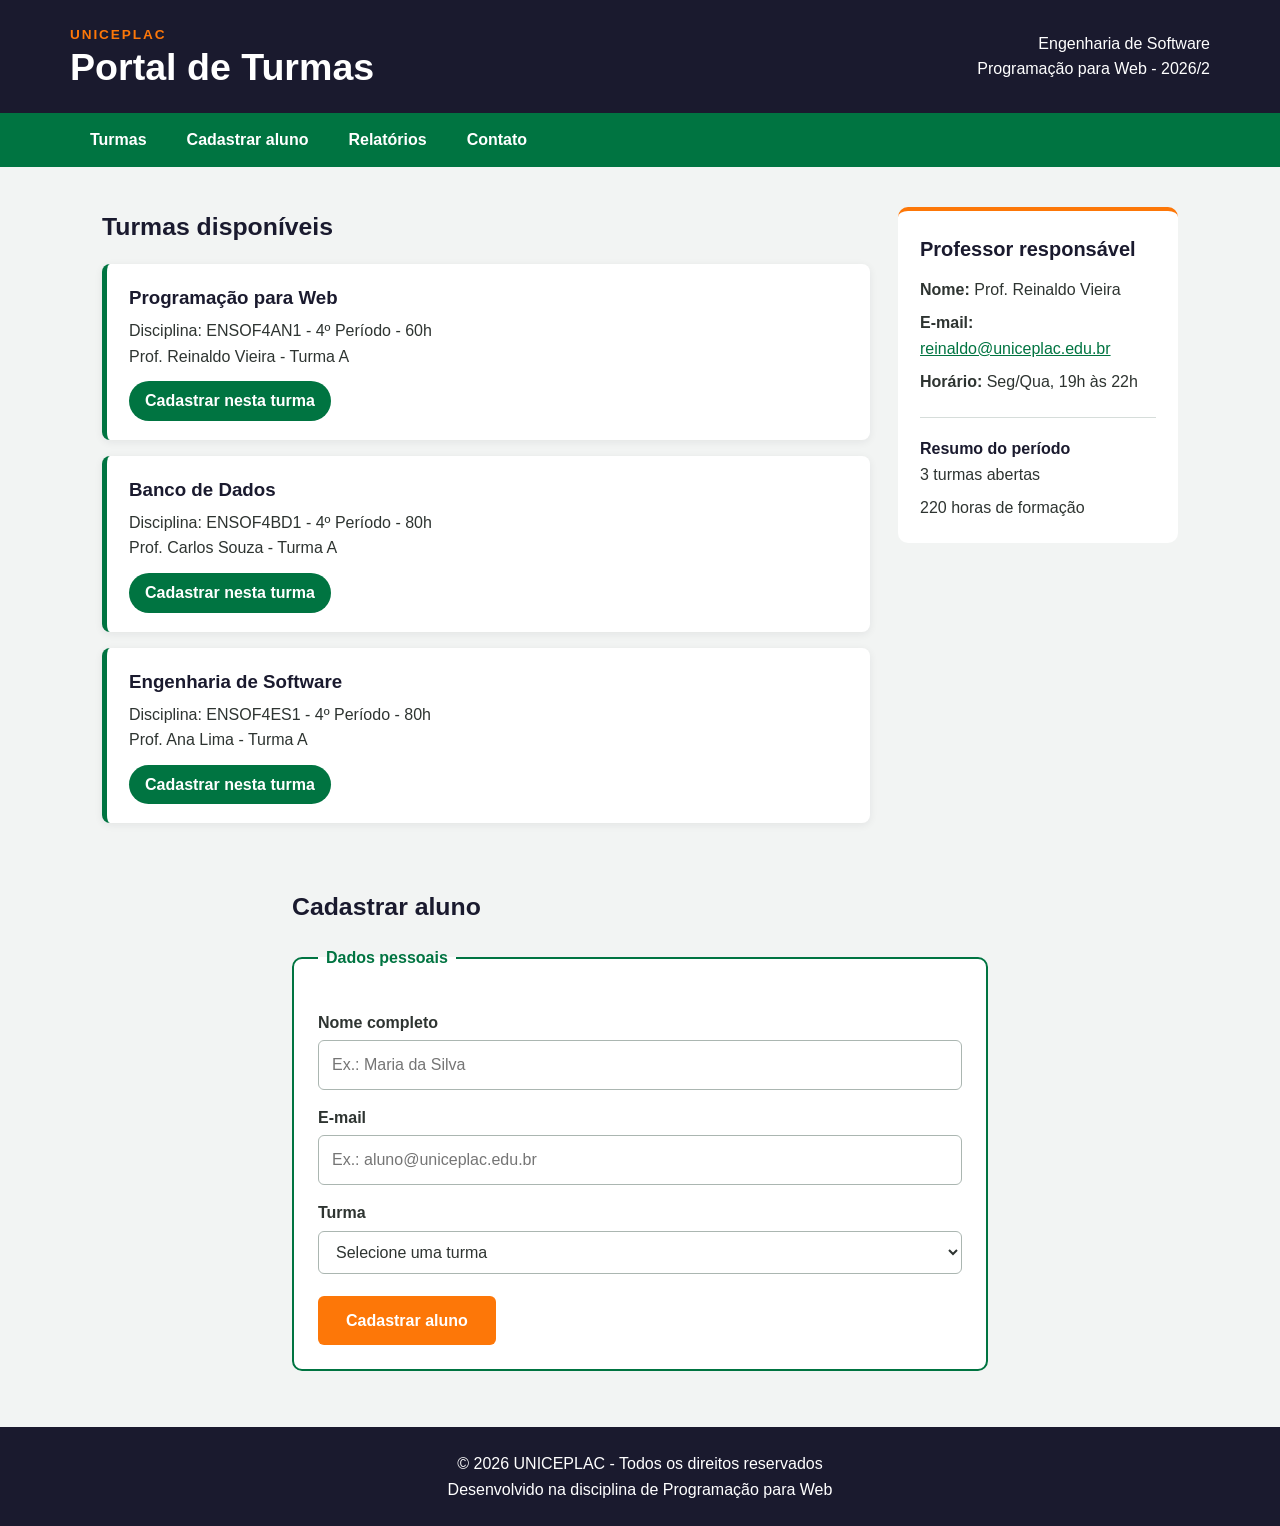
<file: portal-turmas/index.html>
<!DOCTYPE html>
<html lang="pt-BR">
<head>
    <meta charset="UTF-8">
    <meta name="viewport" content="width=device-width, initial-scale=1.0">
    <meta name="description" content="Portal acadêmico de turmas do 4º período de Engenharia de Software da UNICEPLAC.">
    <title>Portal de Turmas - UNICEPLAC</title>
    <link rel="stylesheet" href="estilo.css">
</head>
<body>
    <header>
        <div>
            <p class="instituicao">UNICEPLAC</p>
            <h1>Portal de Turmas</h1>
        </div>
        <p>Engenharia de Software<br>Programação para Web - 2026/2</p>
    </header>

    <nav aria-label="Navegação principal">
        <ul>
            <li><a href="#turmas">Turmas</a></li>
            <li><a href="#cadastrar">Cadastrar aluno</a></li>
            <li><a href="#relatorio">Relatórios</a></li>
            <li><a href="#contato">Contato</a></li>
        </ul>
    </nav>

    <main>
        <section id="turmas" aria-labelledby="titulo-turmas">
            <h2 id="titulo-turmas">Turmas disponíveis</h2>

            <article>
                <h3>Programação para Web</h3>
                <p>Disciplina: ENSOF4AN1 - 4º Período - 60h</p>
                <p>Prof. Reinaldo Vieira - Turma A</p>
                <a href="#cadastrar">Cadastrar nesta turma</a>
            </article>

            <article>
                <h3>Banco de Dados</h3>
                <p>Disciplina: ENSOF4BD1 - 4º Período - 80h</p>
                <p>Prof. Carlos Souza - Turma A</p>
                <a href="#cadastrar">Cadastrar nesta turma</a>
            </article>

            <article>
                <h3>Engenharia de Software</h3>
                <p>Disciplina: ENSOF4ES1 - 4º Período - 80h</p>
                <p>Prof. Ana Lima - Turma A</p>
                <a href="#cadastrar">Cadastrar nesta turma</a>
            </article>
        </section>

        <aside aria-labelledby="titulo-professor">
            <h2 id="titulo-professor">Professor responsável</h2>
            <p><strong>Nome:</strong> Prof. Reinaldo Vieira</p>
            <p><strong>E-mail:</strong> <a href="mailto:reinaldo@uniceplac.edu.br">reinaldo@uniceplac.edu.br</a></p>
            <p><strong>Horário:</strong> Seg/Qua, 19h às 22h</p>

            <section id="relatorio" aria-labelledby="titulo-relatorio">
                <h3 id="titulo-relatorio">Resumo do período</h3>
                <p>3 turmas abertas</p>
                <p>220 horas de formação</p>
            </section>
        </aside>
    </main>

    <section id="cadastrar" class="secao-formulario" aria-labelledby="titulo-cadastro">
        <h2 id="titulo-cadastro">Cadastrar aluno</h2>
        <form action="processar.jsp" method="post">
            <fieldset>
                <legend>Dados pessoais</legend>

                <label for="nome">Nome completo</label>
                <input type="text" id="nome" name="nome" placeholder="Ex.: Maria da Silva" autocomplete="name" required>

                <label for="email">E-mail</label>
                <input type="email" id="email" name="email" placeholder="Ex.: aluno@uniceplac.edu.br" autocomplete="email" required>

                <label for="turma">Turma</label>
                <select id="turma" name="turma" required>
                    <option value="">Selecione uma turma</option>
                    <option value="web">Programação para Web</option>
                    <option value="bd">Banco de Dados</option>
                    <option value="es">Engenharia de Software</option>
                </select>

                <button type="submit">Cadastrar aluno</button>
            </fieldset>
        </form>
    </section>

    <footer id="contato">
        <p>&copy; 2026 UNICEPLAC - Todos os direitos reservados</p>
        <p>Desenvolvido na disciplina de Programação para Web</p>
    </footer>
</body>
</html>
</file>
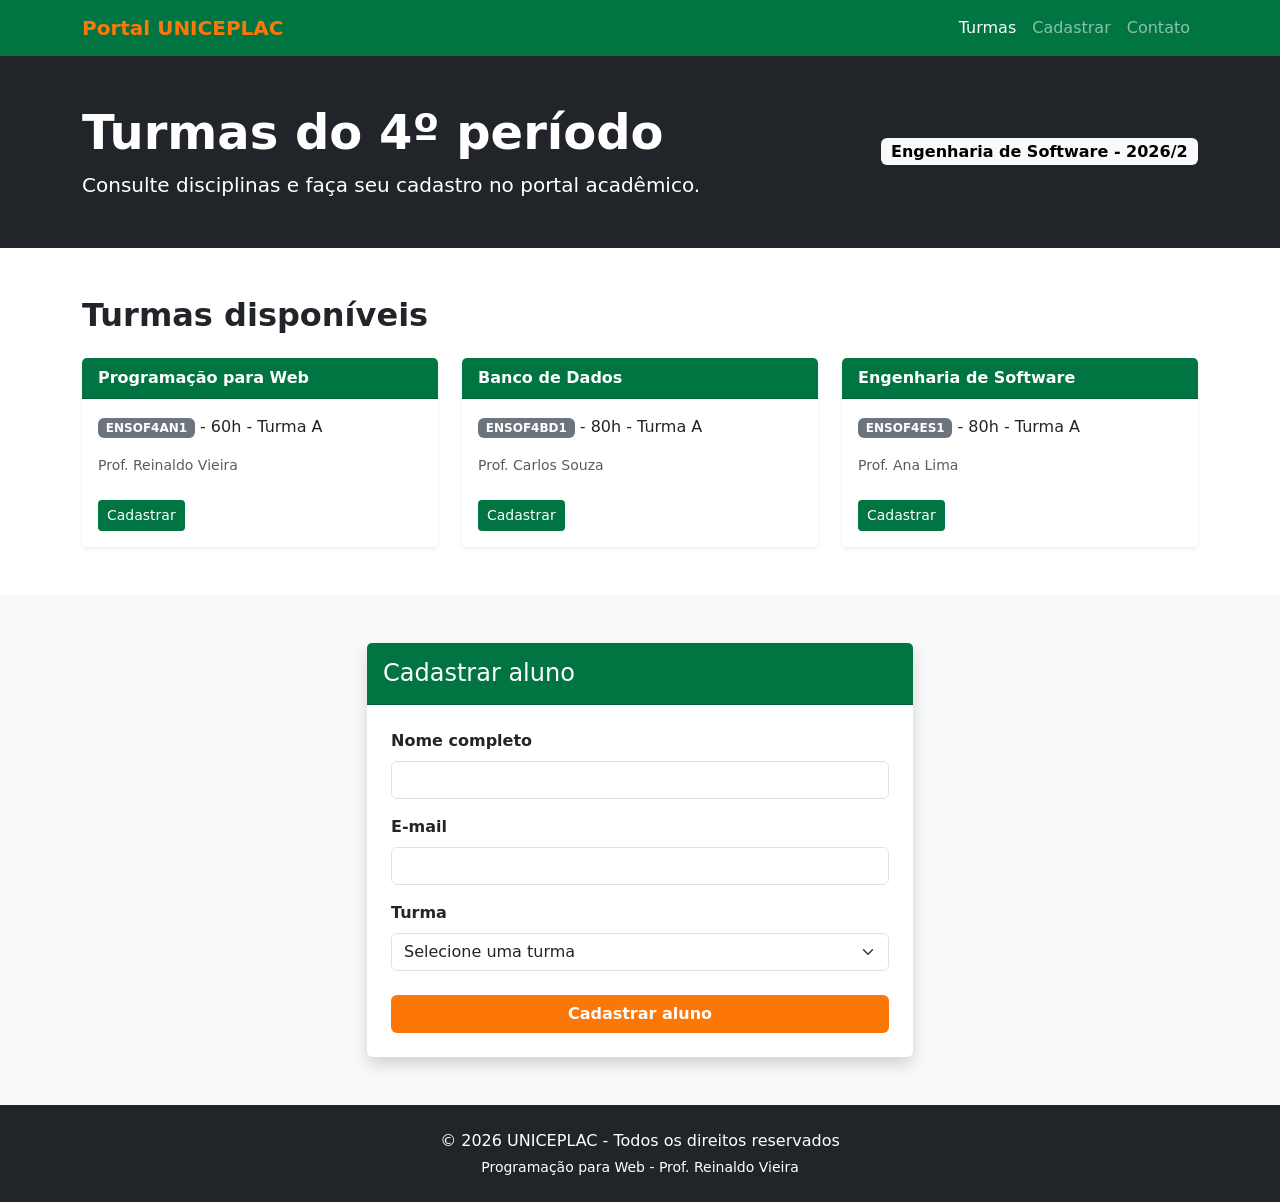
<file: portal-turmas/portal-bootstrap.html>
<!DOCTYPE html>
<html lang="pt-BR">
<head>
    <meta charset="UTF-8">
    <meta name="viewport" content="width=device-width, initial-scale=1.0">
    <meta name="description" content="Versão responsiva em Bootstrap 5 do Portal de Turmas da UNICEPLAC.">
    <title>Portal de Turmas - Bootstrap</title>
    <link href="https://cdn.jsdelivr.net/npm/bootstrap@5.3.3/dist/css/bootstrap.min.css" rel="stylesheet">
    <style>
        .bg-uniceplac { background-color: #007441 !important; }
        .text-laranja { color: #FD7708 !important; }
        .btn-laranja { background-color: #FD7708; color: #fff; }
        .btn-laranja:hover, .btn-laranja:focus { background-color: #D95F00; color: #fff; }
    </style>
</head>
<body>
    <nav class="navbar navbar-expand-lg bg-uniceplac" data-bs-theme="dark" aria-label="Navegação principal">
        <div class="container">
            <a class="navbar-brand fw-bold text-laranja" href="#">Portal UNICEPLAC</a>
            <button class="navbar-toggler" type="button" data-bs-toggle="collapse" data-bs-target="#navMenu"
                    aria-controls="navMenu" aria-expanded="false" aria-label="Abrir menu de navegação">
                <span class="navbar-toggler-icon"></span>
            </button>
            <div class="collapse navbar-collapse" id="navMenu">
                <ul class="navbar-nav ms-auto">
                    <li class="nav-item"><a class="nav-link active" aria-current="page" href="#turmas">Turmas</a></li>
                    <li class="nav-item"><a class="nav-link" href="#cadastrar">Cadastrar</a></li>
                    <li class="nav-item"><a class="nav-link" href="#contato">Contato</a></li>
                </ul>
            </div>
        </div>
    </nav>

    <header class="bg-dark text-white py-5">
        <div class="container">
            <div class="row align-items-center gy-3">
                <div class="col-lg-8">
                    <h1 class="display-5 fw-bold mb-2">Turmas do 4º período</h1>
                    <p class="lead mb-0">Consulte disciplinas e faça seu cadastro no portal acadêmico.</p>
                </div>
                <div class="col-lg-4 text-lg-end">
                    <span class="badge text-bg-light fs-6">Engenharia de Software - 2026/2</span>
                </div>
            </div>
        </div>
    </header>

    <main>
        <section id="turmas" class="py-5" aria-labelledby="titulo-turmas-bootstrap">
            <div class="container">
                <h2 id="titulo-turmas-bootstrap" class="mb-4 fw-bold">Turmas disponíveis</h2>
                <div class="row g-4">
                    <div class="col-md-4">
                        <article class="card h-100 border-0 shadow-sm">
                            <div class="card-header bg-uniceplac text-white fw-bold">Programação para Web</div>
                            <div class="card-body">
                                <p class="card-text"><span class="badge text-bg-secondary">ENSOF4AN1</span> - 60h - Turma A</p>
                                <p class="text-muted small mb-0">Prof. Reinaldo Vieira</p>
                            </div>
                            <div class="card-footer bg-white border-0 pb-3">
                                <a href="#cadastrar" class="btn btn-sm bg-uniceplac text-white">Cadastrar</a>
                            </div>
                        </article>
                    </div>

                    <div class="col-md-4">
                        <article class="card h-100 border-0 shadow-sm">
                            <div class="card-header bg-uniceplac text-white fw-bold">Banco de Dados</div>
                            <div class="card-body">
                                <p class="card-text"><span class="badge text-bg-secondary">ENSOF4BD1</span> - 80h - Turma A</p>
                                <p class="text-muted small mb-0">Prof. Carlos Souza</p>
                            </div>
                            <div class="card-footer bg-white border-0 pb-3">
                                <a href="#cadastrar" class="btn btn-sm bg-uniceplac text-white">Cadastrar</a>
                            </div>
                        </article>
                    </div>

                    <div class="col-md-4">
                        <article class="card h-100 border-0 shadow-sm">
                            <div class="card-header bg-uniceplac text-white fw-bold">Engenharia de Software</div>
                            <div class="card-body">
                                <p class="card-text"><span class="badge text-bg-secondary">ENSOF4ES1</span> - 80h - Turma A</p>
                                <p class="text-muted small mb-0">Prof. Ana Lima</p>
                            </div>
                            <div class="card-footer bg-white border-0 pb-3">
                                <a href="#cadastrar" class="btn btn-sm bg-uniceplac text-white">Cadastrar</a>
                            </div>
                        </article>
                    </div>
                </div>
            </div>
        </section>

        <section id="cadastrar" class="py-5 bg-light" aria-labelledby="titulo-cadastro-bootstrap">
            <div class="container">
                <div class="row justify-content-center">
                    <div class="col-lg-6">
                        <div class="card shadow border-0">
                            <div class="card-header bg-uniceplac text-white py-3">
                                <h2 id="titulo-cadastro-bootstrap" class="h4 mb-0">Cadastrar aluno</h2>
                            </div>
                            <div class="card-body p-4">
                                <form action="processar.jsp" method="post" class="needs-validation" novalidate>
                                    <div class="mb-3">
                                        <label class="form-label fw-semibold" for="nome">Nome completo</label>
                                        <input type="text" class="form-control" id="nome" name="nome" autocomplete="name" required>
                                        <div class="invalid-feedback">Informe o nome completo.</div>
                                    </div>

                                    <div class="mb-3">
                                        <label class="form-label fw-semibold" for="email">E-mail</label>
                                        <input type="email" class="form-control" id="email" name="email" autocomplete="email" required>
                                        <div class="invalid-feedback">Informe um e-mail válido.</div>
                                    </div>

                                    <div class="mb-4">
                                        <label class="form-label fw-semibold" for="turma">Turma</label>
                                        <select class="form-select" id="turma" name="turma" required>
                                            <option value="">Selecione uma turma</option>
                                            <option value="web">Programação para Web</option>
                                            <option value="bd">Banco de Dados</option>
                                            <option value="es">Engenharia de Software</option>
                                        </select>
                                        <div class="invalid-feedback">Selecione uma turma.</div>
                                    </div>

                                    <button type="submit" class="btn btn-laranja w-100 fw-bold">Cadastrar aluno</button>
                                </form>
                            </div>
                        </div>
                    </div>
                </div>
            </div>
        </section>
    </main>

    <footer id="contato" class="bg-dark text-white text-center py-4">
        <p class="mb-1">&copy; 2026 UNICEPLAC - Todos os direitos reservados</p>
        <p class="mb-0 small">Programação para Web - Prof. Reinaldo Vieira</p>
    </footer>

    <div class="toast-container position-fixed bottom-0 end-0 p-3">
        <div id="toastCadastro" class="toast align-items-center text-bg-success border-0" role="status" aria-live="polite" aria-atomic="true">
            <div class="d-flex">
                <div class="toast-body">Dados validados. Enviando cadastro...</div>
                <button type="button" class="btn-close btn-close-white me-2 m-auto" data-bs-dismiss="toast" aria-label="Fechar"></button>
            </div>
        </div>
    </div>

    <script src="https://cdn.jsdelivr.net/npm/bootstrap@5.3.3/dist/js/bootstrap.bundle.min.js"></script>
    <script>
        document.querySelectorAll(".needs-validation").forEach(function (formulario) {
            formulario.addEventListener("submit", function (evento) {
                if (!formulario.checkValidity()) {
                    evento.preventDefault();
                    evento.stopPropagation();
                    formulario.classList.add("was-validated");
                    return;
                }

                // Exibe a confirmação solicitada antes de encaminhar os dados ao JSP.
                evento.preventDefault();
                formulario.classList.add("was-validated");
                const toast = new bootstrap.Toast(document.getElementById("toastCadastro"), { delay: 900 });
                toast.show();
                window.setTimeout(function () {
                    formulario.submit();
                }, 950);
            });
        });
    </script>
</body>
</html>
</file>
<file: portal-turmas/estilo.css>
:root {
    --cor-principal: #007441;
    --cor-destaque: #FD7708;
    --cor-escura: #1A1A2E;
    --cor-fundo: #F2F4F3;
    --cor-texto: #2E3431;
    --cor-borda: #D6DDDA;
    --cor-branca: #FFFFFF;
    --fonte: "Segoe UI", Arial, sans-serif;
}

* {
    box-sizing: border-box;
    margin: 0;
    padding: 0;
}

html {
    scroll-behavior: smooth;
}

body {
    background: var(--cor-fundo);
    color: var(--cor-texto);
    font-family: var(--fonte);
    line-height: 1.6;
}

header {
    align-items: center;
    background: var(--cor-escura);
    color: var(--cor-branca);
    display: flex;
    justify-content: space-between;
    padding: 24px max(32px, calc((100% - 1140px) / 2));
}

header h1 {
    color: var(--cor-branca);
    font-size: clamp(1.7rem, 4vw, 2.35rem);
    line-height: 1.15;
}

header > p {
    max-width: 32ch;
    text-align: right;
}

.instituicao {
    color: var(--cor-destaque);
    font-size: 0.85rem;
    font-weight: 800;
    letter-spacing: 0.14em;
}

nav {
    background: var(--cor-principal);
    padding: 0 max(32px, calc((100% - 1140px) / 2));
}

nav ul {
    display: flex;
    list-style: none;
}

nav a {
    color: var(--cor-branca);
    display: block;
    font-weight: 650;
    padding: 14px 20px;
    text-decoration: none;
    transition: background-color 0.2s, color 0.2s;
}

nav a:hover,
nav a:focus-visible {
    background: rgba(255, 255, 255, 0.14);
    color: #FFE0C2;
}

main {
    display: flex;
    gap: 28px;
    margin: 0 auto;
    max-width: 1140px;
    padding: 40px 32px 28px;
}

main > section {
    flex: 1;
}

h2 {
    color: var(--cor-escura);
    font-size: 1.55rem;
    margin-bottom: 18px;
}

article {
    background: var(--cor-branca);
    border-left: 5px solid var(--cor-principal);
    border-radius: 8px;
    box-shadow: 0 2px 8px rgba(26, 26, 46, 0.07);
    margin-bottom: 16px;
    padding: 19px 22px;
    transition: box-shadow 0.2s, transform 0.2s;
}

article:hover {
    box-shadow: 0 6px 18px rgba(0, 116, 65, 0.16);
    transform: translateX(4px);
}

article h3 {
    color: var(--cor-escura);
    margin-bottom: 5px;
}

article a {
    background: var(--cor-principal);
    border-radius: 999px;
    color: var(--cor-branca);
    display: inline-block;
    font-weight: 700;
    margin-top: 12px;
    padding: 7px 16px;
    text-decoration: none;
}

article a:hover,
article a:focus-visible {
    background: #005D34;
}

main aside {
    align-self: flex-start;
    background: var(--cor-branca);
    border-radius: 10px;
    border-top: 4px solid var(--cor-destaque);
    flex-shrink: 0;
    padding: 22px;
    width: 280px;
}

aside h2 {
    font-size: 1.25rem;
    margin-bottom: 12px;
}

aside a {
    color: var(--cor-principal);
    overflow-wrap: anywhere;
}

aside p + p {
    margin-top: 8px;
}

#relatorio {
    border-top: 1px solid var(--cor-borda);
    margin-top: 22px;
    padding-top: 18px;
}

#relatorio h3 {
    color: var(--cor-escura);
    font-size: 1rem;
}

.secao-formulario {
    margin: 0 auto;
    max-width: 760px;
    padding: 20px 32px 56px;
}

fieldset {
    background: var(--cor-branca);
    border: 2px solid var(--cor-principal);
    border-radius: 10px;
    padding: 24px;
}

legend {
    color: var(--cor-principal);
    font-weight: 750;
    padding: 0 8px;
}

label {
    display: block;
    font-weight: 650;
    margin: 15px 0 5px;
}

input[type="text"],
input[type="email"],
select {
    background: var(--cor-branca);
    border: 1px solid #ABB6B1;
    border-radius: 6px;
    color: var(--cor-texto);
    font: inherit;
    padding: 11px 13px;
    transition: border-color 0.2s, box-shadow 0.2s;
    width: 100%;
}

input:focus,
select:focus {
    border-color: var(--cor-principal);
    box-shadow: 0 0 0 3px rgba(0, 116, 65, 0.16);
    outline: none;
}

button[type="submit"] {
    background: var(--cor-destaque);
    border: 0;
    border-radius: 6px;
    color: var(--cor-branca);
    cursor: pointer;
    font: inherit;
    font-weight: 750;
    margin-top: 22px;
    padding: 12px 28px;
}

button[type="submit"]:hover,
button[type="submit"]:focus-visible {
    background: #D95F00;
    outline: 3px solid rgba(253, 119, 8, 0.3);
    outline-offset: 2px;
}

footer {
    background: var(--cor-escura);
    color: var(--cor-branca);
    padding: 24px 32px;
    text-align: center;
}

@media (max-width: 768px) {
    header {
        align-items: flex-start;
        flex-direction: column;
        gap: 12px;
        padding: 22px 20px;
    }

    header > p {
        text-align: left;
    }

    nav {
        padding: 0 8px;
    }

    nav ul {
        flex-wrap: wrap;
    }

    nav a {
        padding: 12px;
    }

    main {
        flex-direction: column;
        padding: 28px 16px 18px;
    }

    main aside {
        width: 100%;
    }

    .secao-formulario {
        padding: 18px 16px 40px;
    }

    fieldset {
        padding: 18px;
    }
}

@media (prefers-reduced-motion: reduce) {
    html {
        scroll-behavior: auto;
    }

    *,
    *::before,
    *::after {
        transition-duration: 0.01ms !important;
    }
}
</file>
